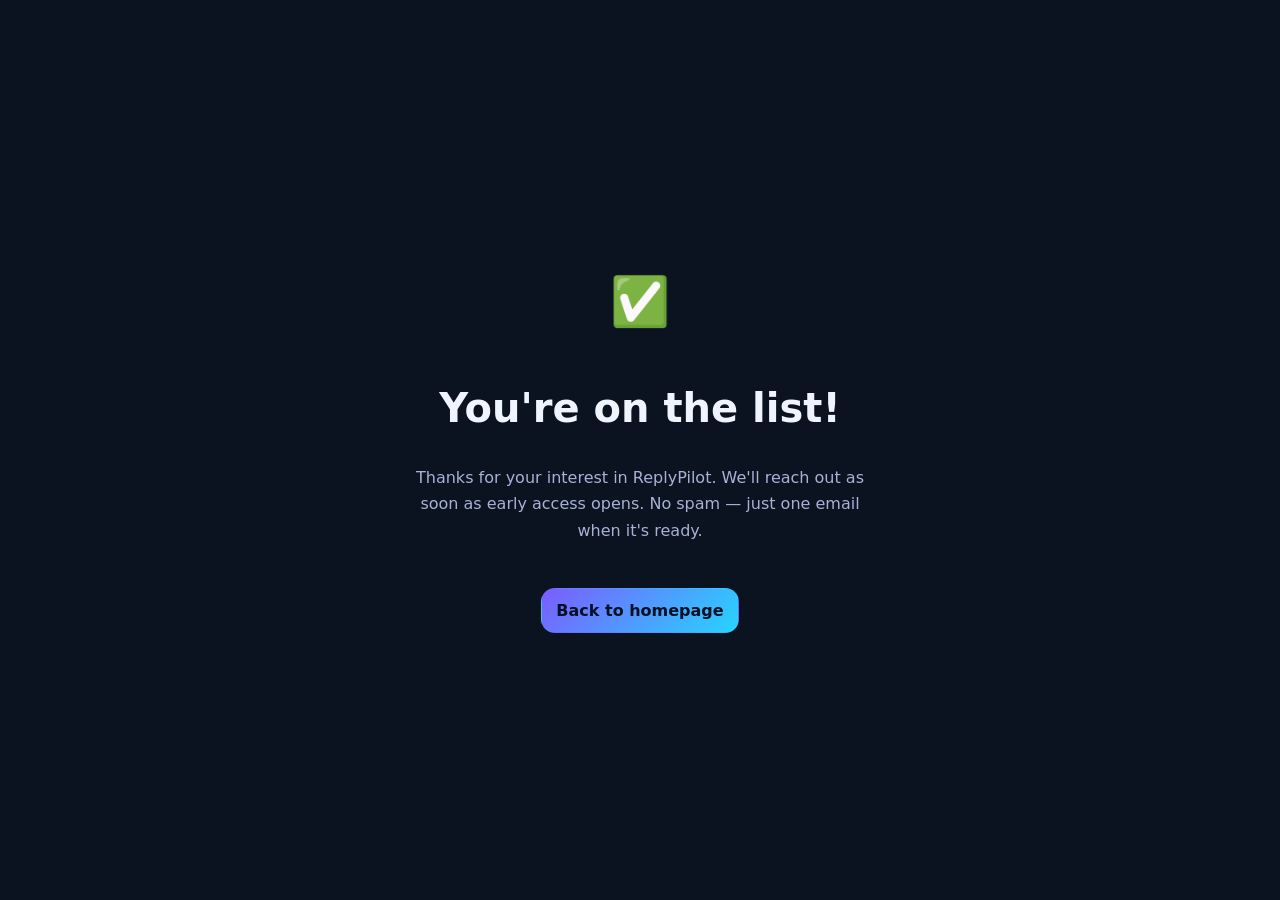
<file: thank-you.html>
<!doctype html>
<html lang="en">
<head>
  <meta charset="utf-8" />
  <meta name="viewport" content="width=device-width,initial-scale=1" />
  <title>You're on the list — ReplyPilot</title>
  <link rel="stylesheet" href="./styles.css" />
  <!-- Preserve UTM through thank-you page -->
  <script>
    // Pass through GA4 if present
    window.dataLayer = window.dataLayer || [];
    function gtag(){ dataLayer.push(arguments); }
  </script>
  <style>
    .thankyou-wrap {
      min-height: 100vh;
      display: flex;
      flex-direction: column;
      align-items: center;
      justify-content: center;
      text-align: center;
      padding: 2rem;
      background: var(--bg, #0b1220);
      color: var(--fg, #f0f4ff);
    }
    .thankyou-icon { font-size: 3rem; margin-bottom: 1rem; }
    .thankyou-wrap h1 { font-size: clamp(1.5rem, 4vw, 2.5rem); margin-bottom: 0.75rem; }
    .thankyou-wrap p  { max-width: 480px; color: var(--muted, #8ca0c8); line-height: 1.65; }
    .btn--back { display: inline-block; margin-top: 1.75rem; }
  </style>
</head>
<body>
  <div class="thankyou-wrap">
    <div class="thankyou-icon">✅</div>
    <h1>You're on the list!</h1>
    <p>
      Thanks for your interest in ReplyPilot. We'll reach out as soon as early access opens.
      No spam — just one email when it's ready.
    </p>
    <a class="btn btn--primary btn--back" href="/">Back to homepage</a>
  </div>

  <script>
    // Fire a GA4 'sign_up' event if measurement ID is available
    (function () {
      try {
        var GA_MEASUREMENT_ID = (window.__GA_MEASUREMENT_ID || '');
        if (!GA_MEASUREMENT_ID) {
          // Try to read it from the referrer page's window (won't cross origin)
          // Safe no-op if absent
          return;
        }
        var s = document.createElement('script');
        s.async = true;
        s.src = 'https://www.googletagmanager.com/gtag/js?id=' + GA_MEASUREMENT_ID;
        document.head.appendChild(s);
        s.onload = function () {
          gtag('js', new Date());
          gtag('config', GA_MEASUREMENT_ID);
          gtag('event', 'sign_up', { method: 'formspree_waitlist' });
        };
      } catch (e) { /* silent */ }
    })();
  </script>
</body>
</html>
</file>
<file: styles.css>
:root{
  --bg:#0b1220;
  --panel:#0f1930;
  --panel2:#0e1730;
  --text:#e8eefc;
  --muted:#a7b2d6;
  --brand:#7c5cff;
  --brand2:#27d4ff;
  --ok:#30d158;
  --warn:#ffd60a;
  --danger:#ff453a;
  --border:rgba(232,238,252,.12);
  --shadow: 0 20px 60px rgba(0,0,0,.35);
  --radius:16px;
  --radius2:22px;
  --max:1100px;
}
*{box-sizing:border-box}
html,body{height:100%}
body{
  margin:0;
  font-family:Inter,system-ui,-apple-system,Segoe UI,Roboto,Helvetica,Arial,sans-serif;
  background: radial-gradient(1200px 800px at 15% 0%, rgba(124,92,255,.25), transparent 50%),
              radial-gradient(900px 600px at 100% 10%, rgba(39,212,255,.20), transparent 50%),
              var(--bg);
  color:var(--text);
  line-height:1.45;
}
a{color:inherit;text-decoration:none}
a:hover{text-decoration:underline}

.container{max-width:var(--max);margin:0 auto;padding:0 20px}

.topbar{
  position:sticky;top:0;z-index:10;
  backdrop-filter: blur(10px);
  background:rgba(11,18,32,.65);
  border-bottom:1px solid var(--border);
}
.topbar__inner{display:flex;align-items:center;justify-content:space-between;padding:14px 0;gap:16px}
.topbar__nav{display:flex;align-items:center;gap:14px;flex-wrap:wrap;justify-content:flex-end}
.navlink{color:var(--muted);font-weight:500}
.navlink:hover{color:var(--text);text-decoration:none}

.brand{display:flex;align-items:center;gap:12px}
.brand__mark{
  width:38px;height:38px;border-radius:12px;
  display:grid;place-items:center;
  background:linear-gradient(135deg,var(--brand),var(--brand2));
  font-weight:800;letter-spacing:.5px;
}
.brand__name{font-weight:800}
.brand__tag{color:var(--muted);font-size:12px;margin-top:1px}
.brand--small .brand__mark{width:32px;height:32px;border-radius:10px;font-size:12px}

.hero{padding:50px 0 26px}
.hero__grid{display:grid;grid-template-columns:1.2fr .9fr;gap:28px;align-items:start}
.eyebrow{color:var(--muted);font-weight:600;margin:0 0 12px}
.hero h1{font-size:44px;line-height:1.05;margin:0 0 14px}
.subtext{color:var(--muted);margin-top:12px}

.bullets{margin:16px 0 0;padding-left:18px;color:var(--text)}
.bullets li{margin:8px 0;color:var(--text)}

.cta-row{display:flex;gap:12px;flex-wrap:wrap;margin-top:18px}

.section{padding:56px 0}
.section h2{font-size:28px;margin:0 0 16px}
.section__lead{color:var(--muted);margin:0 0 18px}

.grid-2{display:grid;grid-template-columns:1fr 1fr;gap:18px}

.stats{display:grid;grid-template-columns:repeat(3,1fr);gap:14px;margin-top:18px}
.stat{
  background:rgba(255,255,255,.03);
  border:1px solid var(--border);
  border-radius:var(--radius2);
  padding:16px;
  text-align:center;
}
.stat__num{font-size:34px;font-weight:900;letter-spacing:-.5px}
.stat__label{color:var(--muted);font-size:13px;font-weight:700;margin-top:6px}

.panel{
  background:rgba(255,255,255,.03);
  border:1px solid var(--border);
  border-radius:var(--radius);
  padding:18px;
}
.panel--quote{background:rgba(124,92,255,.08)}
.quote{font-size:20px;margin:0}
.quote__sub{color:var(--muted);margin:10px 0 0}

.steps{list-style:none;padding:0;margin:0;display:grid;gap:14px}
.steps li{
  background:rgba(255,255,255,.03);
  border:1px solid var(--border);
  border-radius:var(--radius);
  padding:18px;
}
.steps h3{margin:0 0 6px;font-size:18px}
.steps p{margin:0;color:var(--muted)}

.card{
  background:linear-gradient(180deg, rgba(255,255,255,.06), rgba(255,255,255,.03));
  border:1px solid var(--border);
  border-radius:var(--radius2);
  box-shadow:var(--shadow);
  overflow:hidden;
}
.card__header{padding:20px 20px 10px}
.card__title{margin:0;font-size:20px}
.card__subtitle{margin:6px 0 0;color:var(--muted)}

.form{padding:14px 20px 20px;display:grid;gap:12px}
.field{display:grid;gap:6px}
.field span{color:var(--muted);font-size:13px}
.field em{font-style:normal;color:rgba(232,238,252,.7)}
input,textarea,select{
  width:100%;
  padding:12px 12px;
  border-radius:12px;
  border:1px solid rgba(232,238,252,.16);
  background:rgba(11,18,32,.7);
  color:var(--text);
  outline:none;
}
textarea{resize:vertical}
input:focus,textarea:focus,select:focus{border-color:rgba(124,92,255,.65);box-shadow:0 0 0 4px rgba(124,92,255,.16)}

.fieldrow{display:grid;grid-template-columns:1fr 1fr;gap:10px}

.btn{
  display:inline-flex;align-items:center;justify-content:center;
  border-radius:14px;
  padding:10px 14px;
  font-weight:700;
  border:1px solid transparent;
  cursor:pointer;
}
.btn--full{width:100%}
.btn--primary{
  background:linear-gradient(135deg,var(--brand),var(--brand2));
  color:#081023;
}
.btn--ghost{
  background:rgba(255,255,255,.04);
  border:1px solid var(--border);
  color:var(--text);
}
.btn--ghost:hover{background:rgba(255,255,255,.06);text-decoration:none}
.btn--primary:hover{text-decoration:none;filter:saturate(1.06)}

.fineprint{color:var(--muted);font-size:12px;margin:6px 0 0}
.form__status{min-height:20px;font-size:13px;color:var(--muted)}
.form__status.success{color:rgba(48,209,88,.9)}
.form__status.error{color:rgba(255,69,58,.95)}

.pricing{display:grid;grid-template-columns:1fr 1fr 1fr;gap:16px;margin-top:18px}
.pricecard{
  background:rgba(255,255,255,.03);
  border:1px solid var(--border);
  border-radius:var(--radius2);
  padding:18px;
  position:relative;
}
.pricecard--featured{border-color:rgba(124,92,255,.55);background:rgba(124,92,255,.08)}
.pricecard__badge{
  position:absolute;top:14px;right:14px;
  background:rgba(124,92,255,.35);
  border:1px solid rgba(124,92,255,.55);
  color:var(--text);
  font-size:12px;font-weight:800;
  padding:6px 10px;border-radius:999px;
}
.pricecard__top h3{margin:0 0 8px;font-size:18px}
.price{margin:0;font-size:28px;font-weight:900}
.price span{font-size:14px;font-weight:800;color:var(--muted)}
.price small{font-size:12px;font-weight:700;color:var(--muted)}
.muted{color:var(--muted)}
.checklist{list-style:none;margin:14px 0 0;padding:0;display:grid;gap:10px}
.checklist li{padding-left:22px;position:relative;color:var(--text)}
.checklist li:before{content:"✓";position:absolute;left:0;top:0;color:rgba(48,209,88,.9);font-weight:900}

.callout{
  margin-top:20px;
  display:flex;align-items:center;justify-content:space-between;gap:14px;flex-wrap:wrap;
  background:rgba(39,212,255,.08);
  border:1px solid rgba(39,212,255,.22);
  border-radius:var(--radius2);
  padding:16px;
}

.demo{display:grid;grid-template-columns:1.05fr .95fr;gap:18px;align-items:start}
.demo__bullets{margin-top:10px}
.demo__pricing{margin-top:14px}
.demo__shots{display:grid;gap:14px}
.shot{
  margin:0;
  background:rgba(255,255,255,.03);
  border:1px solid var(--border);
  border-radius:var(--radius2);
  padding:12px;
}
.shot img{
  width:100%;height:auto;display:block;
  border-radius:14px;
  background:rgba(0,0,0,.12);
}
.shot figcaption{margin-top:8px;color:var(--muted);font-size:12px;font-weight:700}

.faq{display:grid;gap:10px}
.faq details{background:rgba(255,255,255,.03);border:1px solid var(--border);border-radius:var(--radius);padding:14px}
.faq summary{cursor:pointer;font-weight:800}
.faq p{margin:10px 0 0;color:var(--muted)}

.footer{padding:34px 0;border-top:1px solid var(--border);background:rgba(0,0,0,.10)}
.footer__inner{display:flex;justify-content:space-between;align-items:flex-start;gap:20px;flex-wrap:wrap}
.footer__links{display:flex;gap:14px;color:var(--muted)}

@media (max-width: 980px){
  .hero__grid{grid-template-columns:1fr;}
  .hero h1{font-size:36px}
  .pricing{grid-template-columns:1fr;}
  .demo{grid-template-columns:1fr;}
}
@media (max-width: 680px){
  .topbar__nav{display:none}
  .grid-2{grid-template-columns:1fr}
  .stats{grid-template-columns:1fr}
  .fieldrow{grid-template-columns:1fr}
}
</file>
